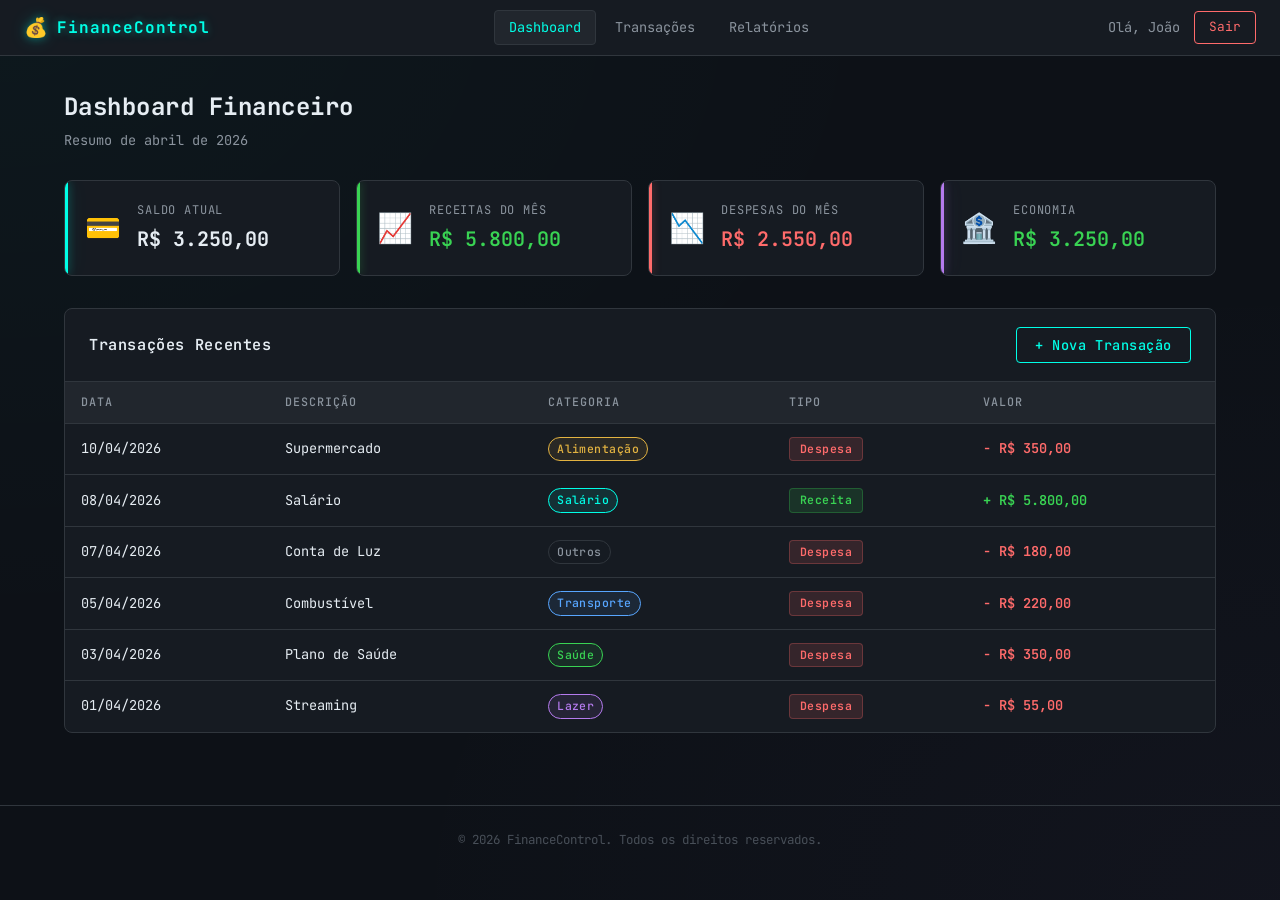
<file: index.html>
<!DOCTYPE html>
<html lang="pt-BR">
<head>
  <meta charset="UTF-8" />
  <meta name="viewport" content="width=device-width, initial-scale=1.0" />
  <title>FinanceControl – Dashboard</title>
  <link rel="stylesheet" href="style.css" />
</head>
<body class="dashboard-page">

  <!-- Barra de navegação -->
  <nav class="navbar">
    <div class="navbar-brand">
      <span class="brand-icon">💰</span>
      <span class="brand-name">FinanceControl</span>
    </div>
    <div class="navbar-menu">
      <a href="index.html" class="nav-link active">Dashboard</a>
      <a href="#transacoes" class="nav-link">Transações</a>
      <a href="#relatorios" class="nav-link">Relatórios</a>
    </div>
    <div class="navbar-user">
      <span class="user-name">Olá, João</span>
      <a href="login.html" class="btn-logout">Sair</a>
    </div>
  </nav>

  <main class="dashboard-main">

    <!-- Cabeçalho -->
    <header class="dashboard-header">
      <h1>Dashboard Financeiro</h1>
      <p class="subtitle">Resumo de abril de 2026</p>
    </header>

    <!-- Cards de resumo -->
    <section class="summary-cards">
      <div class="card card-saldo">
        <div class="card-icon">💳</div>
        <div class="card-info">
          <span class="card-label">Saldo Atual</span>
          <span class="card-value">R$ 3.250,00</span>
        </div>
      </div>
      <div class="card card-receita">
        <div class="card-icon">📈</div>
        <div class="card-info">
          <span class="card-label">Receitas do Mês</span>
          <span class="card-value positive">R$ 5.800,00</span>
        </div>
      </div>
      <div class="card card-despesa">
        <div class="card-icon">📉</div>
        <div class="card-info">
          <span class="card-label">Despesas do Mês</span>
          <span class="card-value negative">R$ 2.550,00</span>
        </div>
      </div>
      <div class="card card-economia">
        <div class="card-icon">🏦</div>
        <div class="card-info">
          <span class="card-label">Economia</span>
          <span class="card-value positive">R$ 3.250,00</span>
        </div>
      </div>
    </section>

    <!-- Lançar transação + Lista de transações -->
    <section class="transactions-section" id="transacoes">
      <div class="transactions-header">
        <h2>Transações Recentes</h2>
        <button class="btn-primary" id="btnNovaTransacao">+ Nova Transação</button>
      </div>

      <!-- Formulário de nova transação (oculto por padrão) -->
      <div class="transaction-form" id="formTransacao" style="display:none;">
        <h3>Nova Transação</h3>
        <div class="form-row">
          <div class="form-group">
            <label for="descricao">Descrição</label>
            <input type="text" id="descricao" placeholder="Ex.: Supermercado" />
          </div>
          <div class="form-group">
            <label for="valor">Valor (R$)</label>
            <input type="number" id="valor" placeholder="0,00" min="0" step="0.01" />
          </div>
          <div class="form-group">
            <label for="tipo">Tipo</label>
            <select id="tipo">
              <option value="despesa">Despesa</option>
              <option value="receita">Receita</option>
            </select>
          </div>
          <div class="form-group">
            <label for="categoria">Categoria</label>
            <select id="categoria">
              <option value="alimentacao">Alimentação</option>
              <option value="transporte">Transporte</option>
              <option value="saude">Saúde</option>
              <option value="lazer">Lazer</option>
              <option value="salario">Salário</option>
              <option value="outros">Outros</option>
            </select>
          </div>
          <div class="form-group">
            <label for="data">Data</label>
            <input type="date" id="data" />
          </div>
        </div>
        <div class="form-actions">
          <button class="btn-primary" id="btnSalvar">Salvar</button>
          <button class="btn-secondary" id="btnCancelar">Cancelar</button>
        </div>
      </div>

      <!-- Tabela de transações -->
      <table class="transactions-table">
        <thead>
          <tr>
            <th>Data</th>
            <th>Descrição</th>
            <th>Categoria</th>
            <th>Tipo</th>
            <th>Valor</th>
          </tr>
        </thead>
        <tbody id="tabelaTransacoes">
          <tr>
            <td>10/04/2026</td>
            <td>Supermercado</td>
            <td><span class="badge badge-alimentacao">Alimentação</span></td>
            <td><span class="tipo-badge despesa">Despesa</span></td>
            <td class="negative">- R$ 350,00</td>
          </tr>
          <tr>
            <td>08/04/2026</td>
            <td>Salário</td>
            <td><span class="badge badge-salario">Salário</span></td>
            <td><span class="tipo-badge receita">Receita</span></td>
            <td class="positive">+ R$ 5.800,00</td>
          </tr>
          <tr>
            <td>07/04/2026</td>
            <td>Conta de Luz</td>
            <td><span class="badge badge-outros">Outros</span></td>
            <td><span class="tipo-badge despesa">Despesa</span></td>
            <td class="negative">- R$ 180,00</td>
          </tr>
          <tr>
            <td>05/04/2026</td>
            <td>Combustível</td>
            <td><span class="badge badge-transporte">Transporte</span></td>
            <td><span class="tipo-badge despesa">Despesa</span></td>
            <td class="negative">- R$ 220,00</td>
          </tr>
          <tr>
            <td>03/04/2026</td>
            <td>Plano de Saúde</td>
            <td><span class="badge badge-saude">Saúde</span></td>
            <td><span class="tipo-badge despesa">Despesa</span></td>
            <td class="negative">- R$ 350,00</td>
          </tr>
          <tr>
            <td>01/04/2026</td>
            <td>Streaming</td>
            <td><span class="badge badge-lazer">Lazer</span></td>
            <td><span class="tipo-badge despesa">Despesa</span></td>
            <td class="negative">- R$ 55,00</td>
          </tr>
        </tbody>
      </table>
    </section>

  </main>

  <footer class="footer">
    <p>&copy; 2026 FinanceControl. Todos os direitos reservados.</p>
  </footer>

  <script>
    // Toggle formulário de nova transação
    document.getElementById('btnNovaTransacao').addEventListener('click', function () {
      const form = document.getElementById('formTransacao');
      form.style.display = form.style.display === 'none' ? 'block' : 'none';
    });

    document.getElementById('btnCancelar').addEventListener('click', function () {
      document.getElementById('formTransacao').style.display = 'none';
    });

    // Definir data de hoje como padrão
    const today = new Date().toISOString().split('T')[0];
    document.getElementById('data').value = today;

    // Salvar transação na tabela (simulação front-end)
    document.getElementById('btnSalvar').addEventListener('click', function () {
      const descricao = document.getElementById('descricao').value.trim();
      const valor = parseFloat(document.getElementById('valor').value);
      const tipo = document.getElementById('tipo').value;
      const categoria = document.getElementById('categoria').value;
      const data = document.getElementById('data').value;

      if (!descricao || isNaN(valor) || valor <= 0 || !data) {
        alert('Preencha todos os campos corretamente.');
        return;
      }

      const [ano, mes, dia] = data.split('-');
      const dataFormatada = `${dia}/${mes}/${ano}`;
      const categoriaLabel = {
        alimentacao: 'Alimentação', transporte: 'Transporte',
        saude: 'Saúde', lazer: 'Lazer', salario: 'Salário', outros: 'Outros'
      }[categoria];
      const sinal = tipo === 'receita' ? '+' : '-';
      const classe = tipo === 'receita' ? 'positive' : 'negative';

      const tbody = document.getElementById('tabelaTransacoes');
      const tr = document.createElement('tr');
      tr.innerHTML = `
        <td>${dataFormatada}</td>
        <td>${descricao}</td>
        <td><span class="badge badge-${categoria}">${categoriaLabel}</span></td>
        <td><span class="tipo-badge ${tipo}">${tipo.charAt(0).toUpperCase() + tipo.slice(1)}</span></td>
        <td class="${classe}">${sinal} R$ ${valor.toFixed(2).replace('.', ',')}</td>
      `;
      tbody.insertAdjacentElement('afterbegin', tr);

      document.getElementById('formTransacao').style.display = 'none';
      document.getElementById('descricao').value = '';
      document.getElementById('valor').value = '';
    });
  </script>
</body>
</html>
</file>
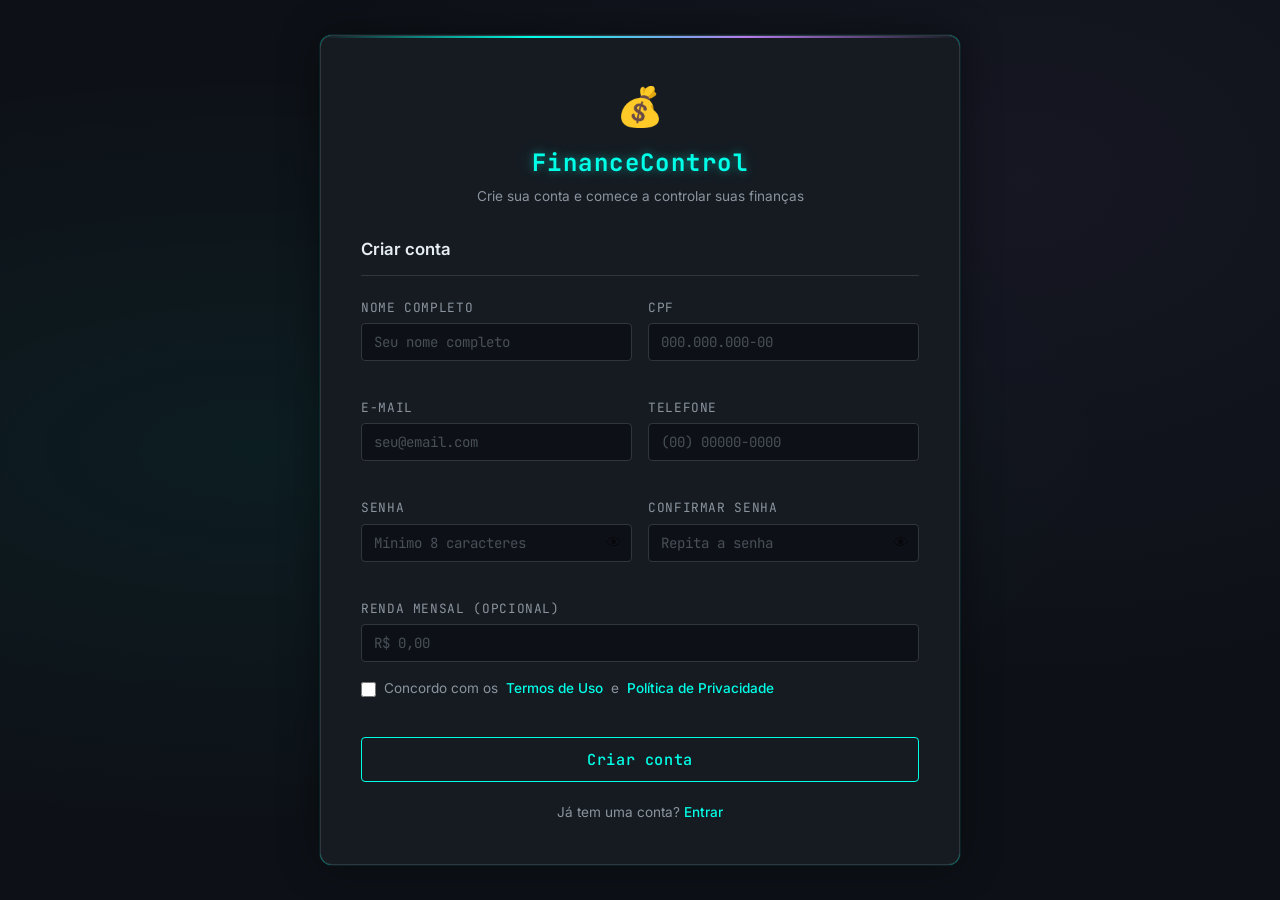
<file: cadastro.html>
<!DOCTYPE html>
<html lang="pt-BR">
<head>
  <meta charset="UTF-8" />
  <meta name="viewport" content="width=device-width, initial-scale=1.0" />
  <title>FinanceControl – Cadastro</title>
  <link rel="stylesheet" href="style.css" />
</head>
<body class="auth-page">

  <div class="auth-container">
    <div class="auth-card auth-card-wide">

      <div class="auth-logo">
        <span class="brand-icon-lg">💰</span>
        <h1 class="brand-title">FinanceControl</h1>
        <p class="brand-subtitle">Crie sua conta e comece a controlar suas finanças</p>
      </div>

      <form class="auth-form" id="formCadastro" novalidate>
        <h2>Criar conta</h2>

        <div class="form-row">
          <div class="form-group">
            <label for="nome">Nome completo</label>
            <input type="text" id="nome" name="nome"
                   placeholder="Seu nome completo" autocomplete="name" required />
            <span class="field-error" id="nomeError"></span>
          </div>

          <div class="form-group">
            <label for="cpf">CPF</label>
            <input type="text" id="cpf" name="cpf"
                   placeholder="000.000.000-00" maxlength="14" required />
            <span class="field-error" id="cpfError"></span>
          </div>
        </div>

        <div class="form-row">
          <div class="form-group">
            <label for="emailCad">E-mail</label>
            <input type="email" id="emailCad" name="email"
                   placeholder="seu@email.com" autocomplete="email" required />
            <span class="field-error" id="emailCadError"></span>
          </div>

          <div class="form-group">
            <label for="telefone">Telefone</label>
            <input type="tel" id="telefone" name="telefone"
                   placeholder="(00) 00000-0000" maxlength="15" />
          </div>
        </div>

        <div class="form-row">
          <div class="form-group">
            <label for="senhaCad">Senha</label>
            <div class="input-password">
              <input type="password" id="senhaCad" name="senha"
                     placeholder="Mínimo 8 caracteres" autocomplete="new-password" required />
              <button type="button" class="toggle-password" data-target="senhaCad" aria-label="Mostrar senha">👁</button>
            </div>
            <span class="field-error" id="senhaCadError"></span>
          </div>

          <div class="form-group">
            <label for="confirmarSenha">Confirmar senha</label>
            <div class="input-password">
              <input type="password" id="confirmarSenha" name="confirmarSenha"
                     placeholder="Repita a senha" autocomplete="new-password" required />
              <button type="button" class="toggle-password" data-target="confirmarSenha" aria-label="Mostrar senha">👁</button>
            </div>
            <span class="field-error" id="confirmarSenhaError"></span>
          </div>
        </div>

        <div class="form-group">
          <label for="rendaMensal">Renda mensal (opcional)</label>
          <input type="number" id="rendaMensal" name="rendaMensal"
                 placeholder="R$ 0,00" min="0" step="0.01" />
        </div>

        <div class="form-group">
          <label class="checkbox-label">
            <input type="checkbox" id="termos" required />
            Concordo com os <a href="#" class="link-primary">Termos de Uso</a> e
            <a href="#" class="link-primary">Política de Privacidade</a>
          </label>
          <span class="field-error" id="termosError"></span>
        </div>

        <button type="submit" class="btn-primary btn-full">Criar conta</button>

        <p class="auth-switch">
          Já tem uma conta? <a href="login.html" class="link-primary">Entrar</a>
        </p>
      </form>
    </div>
  </div>

  <script>
    // Toggle senhas visíveis
    document.querySelectorAll('.toggle-password').forEach(function (btn) {
      btn.addEventListener('click', function () {
        const targetId = this.dataset.target;
        const input = document.getElementById(targetId);
        input.type = input.type === 'password' ? 'text' : 'password';
      });
    });

    // Máscara CPF
    document.getElementById('cpf').addEventListener('input', function () {
      let v = this.value.replace(/\D/g, '').slice(0, 11);
      v = v.replace(/(\d{3})(\d)/, '$1.$2');
      v = v.replace(/(\d{3})(\d)/, '$1.$2');
      v = v.replace(/(\d{3})(\d{1,2})$/, '$1-$2');
      this.value = v;
    });

    // Máscara telefone
    document.getElementById('telefone').addEventListener('input', function () {
      let v = this.value.replace(/\D/g, '').slice(0, 11);
      v = v.replace(/(\d{2})(\d)/, '($1) $2');
      v = v.replace(/(\d{5})(\d)/, '$1-$2');
      this.value = v;
    });

    // Validação e envio
    document.getElementById('formCadastro').addEventListener('submit', function (e) {
      e.preventDefault();
      let valid = true;

      const limpar = (id) => { document.getElementById(id).textContent = ''; };
      const erro = (id, msg) => { document.getElementById(id).textContent = msg; valid = false; };

      ['nomeError','emailCadError','cpfError','senhaCadError','confirmarSenhaError','termosError']
        .forEach(limpar);

      const nome = document.getElementById('nome').value.trim();
      const email = document.getElementById('emailCad').value.trim();
      const cpf = document.getElementById('cpf').value.replace(/\D/g,'');
      const senha = document.getElementById('senhaCad').value;
      const confirmar = document.getElementById('confirmarSenha').value;
      const termos = document.getElementById('termos').checked;

      if (nome.length < 3) erro('nomeError', 'Informe seu nome completo.');
      if (!/^[^\s@]+@[^\s@]+\.[^\s@]+$/.test(email)) erro('emailCadError', 'Informe um e-mail válido.');
      if (cpf.length !== 11) erro('cpfError', 'CPF inválido. Informe 11 dígitos.');
      if (senha.length < 8) erro('senhaCadError', 'A senha deve ter pelo menos 8 caracteres.');
      if (senha !== confirmar) erro('confirmarSenhaError', 'As senhas não coincidem.');
      if (!termos) erro('termosError', 'Você deve aceitar os termos para continuar.');

      if (valid) {
        alert('Conta criada com sucesso! Redirecionando para o login...');
        window.location.href = 'login.html';
      }
    });
  </script>
</body>
</html>
</file>
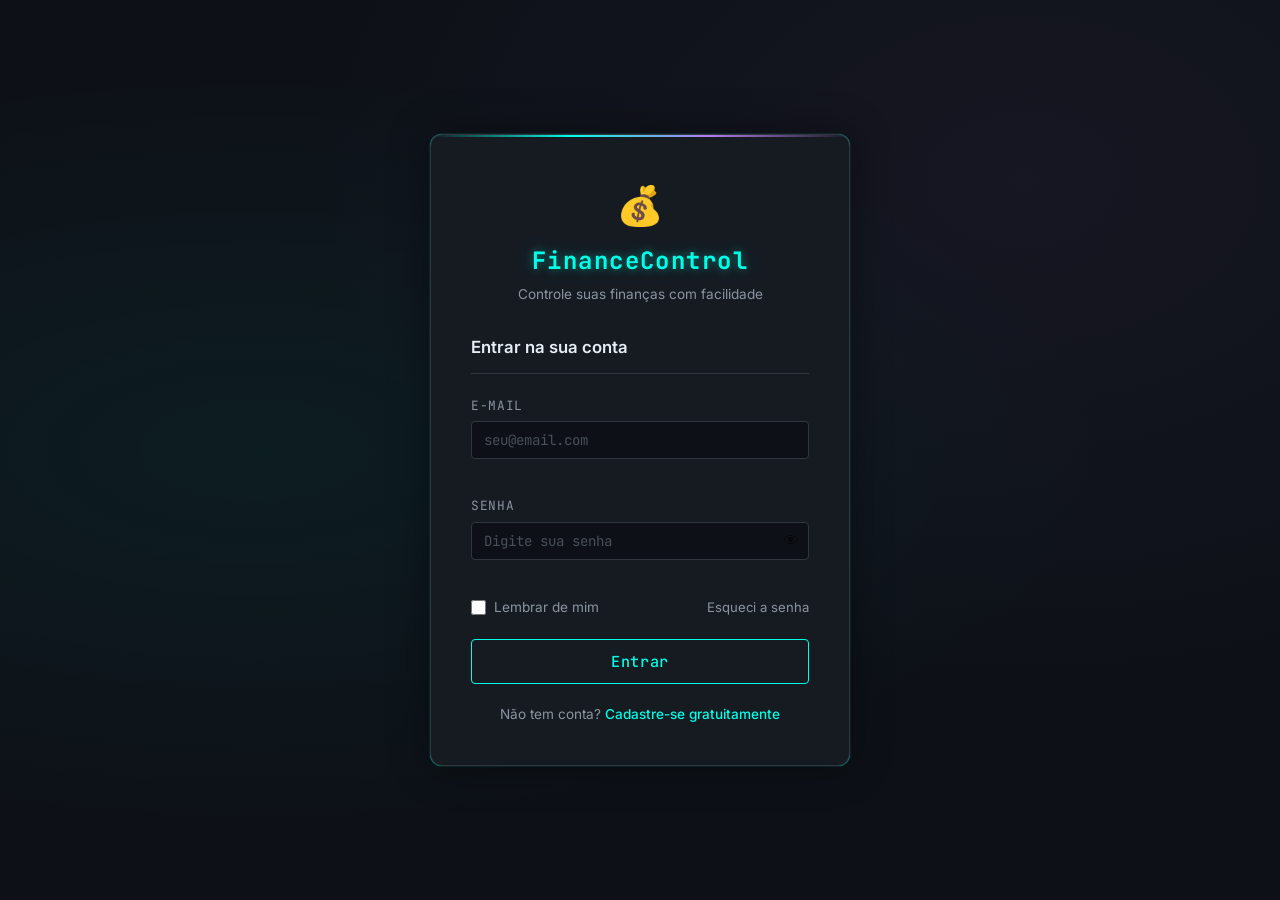
<file: login.html>
<!DOCTYPE html>
<html lang="pt-BR">
<head>
  <meta charset="UTF-8" />
  <meta name="viewport" content="width=device-width, initial-scale=1.0" />
  <title>FinanceControl – Login</title>
  <link rel="stylesheet" href="style.css" />
</head>
<body class="auth-page">

  <div class="auth-container">
    <div class="auth-card">

      <div class="auth-logo">
        <span class="brand-icon-lg">💰</span>
        <h1 class="brand-title">FinanceControl</h1>
        <p class="brand-subtitle">Controle suas finanças com facilidade</p>
      </div>

      <form class="auth-form" id="formLogin" novalidate>
        <h2>Entrar na sua conta</h2>

        <div class="form-group">
          <label for="email">E-mail</label>
          <input type="email" id="email" name="email"
                 placeholder="seu@email.com" autocomplete="email" required />
          <span class="field-error" id="emailError"></span>
        </div>

        <div class="form-group">
          <label for="senha">Senha</label>
          <div class="input-password">
            <input type="password" id="senha" name="senha"
                   placeholder="Digite sua senha" autocomplete="current-password" required />
            <button type="button" class="toggle-password" aria-label="Mostrar senha">👁</button>
          </div>
          <span class="field-error" id="senhaError"></span>
        </div>

        <div class="form-options">
          <label class="checkbox-label">
            <input type="checkbox" id="lembrar" />
            Lembrar de mim
          </label>
          <a href="#" class="link-forgot">Esqueci a senha</a>
        </div>

        <button type="submit" class="btn-primary btn-full">Entrar</button>

        <p class="auth-switch">
          Não tem conta? <a href="cadastro.html" class="link-primary">Cadastre-se gratuitamente</a>
        </p>
      </form>
    </div>
  </div>

  <script>
    // Toggle senha visível
    document.querySelector('.toggle-password').addEventListener('click', function () {
      const input = document.getElementById('senha');
      input.type = input.type === 'password' ? 'text' : 'password';
    });

    // Validação simples e redirecionamento
    document.getElementById('formLogin').addEventListener('submit', function (e) {
      e.preventDefault();
      let valid = true;

      const email = document.getElementById('email').value.trim();
      const senha = document.getElementById('senha').value;
      const emailError = document.getElementById('emailError');
      const senhaError = document.getElementById('senhaError');

      emailError.textContent = '';
      senhaError.textContent = '';

      if (!email || !/^[^\s@]+@[^\s@]+\.[^\s@]+$/.test(email)) {
        emailError.textContent = 'Informe um e-mail válido.';
        valid = false;
      }
      if (senha.length < 6) {
        senhaError.textContent = 'A senha deve ter pelo menos 6 caracteres.';
        valid = false;
      }

      if (valid) {
        window.location.href = 'index.html';
      }
    });
  </script>
</body>
</html>
</file>
<file: style.css>
/* ============================================================
   FinanceControl — Cyberpunk Dark Theme
   ============================================================ */

@import url('https://fonts.googleapis.com/css2?family=JetBrains+Mono:wght@400;500;700&family=Inter:wght@400;500;600;700&display=swap');

/* ── Reset & Base ── */
*, *::before, *::after { box-sizing: border-box; margin: 0; padding: 0; }

:root {
  --bg-canvas:    #0d1117;
  --bg-surface:   #161b22;
  --bg-overlay:   #1c2128;
  --bg-muted:     #21262d;

  --border:       #30363d;
  --border-glow:  #00ffe7;

  --text-primary:   #e6edf3;
  --text-secondary: #8b949e;
  --text-muted:     #484f58;

  --cyan:    #00ffe7;
  --purple:  #b57bee;
  --pink:    #ff6ac1;
  --green:   #39d353;
  --red:     #ff6b6b;
  --yellow:  #e3b341;

  --glow-cyan:   0 0 8px #00ffe766, 0 0 20px #00ffe733;
  --glow-purple: 0 0 8px #b57bee66, 0 0 20px #b57bee33;
  --glow-pink:   0 0 8px #ff6ac166, 0 0 20px #ff6ac133;

  --radius-sm: 4px;
  --radius-md: 8px;
  --radius-lg: 12px;

  --font-ui:   'Inter', system-ui, sans-serif;
  --font-mono: 'JetBrains Mono', 'Fira Code', monospace;

  --transition: 0.18s ease;
}

html { font-size: 16px; scroll-behavior: smooth; }

body {
  font-family: var(--font-ui);
  background-color: var(--bg-canvas);
  color: var(--text-primary);
  min-height: 100vh;
  line-height: 1.6;
}

a { color: var(--cyan); text-decoration: none; transition: color var(--transition); }
a:hover { color: var(--purple); text-shadow: var(--glow-purple); }

/* ── Scrollbar ── */
::-webkit-scrollbar { width: 6px; height: 6px; }
::-webkit-scrollbar-track { background: var(--bg-canvas); }
::-webkit-scrollbar-thumb { background: var(--border); border-radius: 3px; }
::-webkit-scrollbar-thumb:hover { background: var(--cyan); }

/* ── Botões ── */
.btn-primary {
  display: inline-flex;
  align-items: center;
  gap: 6px;
  padding: 8px 18px;
  background: transparent;
  color: var(--cyan);
  border: 1px solid var(--cyan);
  border-radius: var(--radius-sm);
  font-family: var(--font-mono);
  font-size: 0.85rem;
  font-weight: 500;
  cursor: pointer;
  transition: all var(--transition);
  letter-spacing: 0.04em;
}
.btn-primary:hover {
  background: var(--cyan);
  color: var(--bg-canvas);
  box-shadow: var(--glow-cyan);
}

.btn-secondary {
  display: inline-flex;
  align-items: center;
  padding: 8px 18px;
  background: transparent;
  color: var(--text-secondary);
  border: 1px solid var(--border);
  border-radius: var(--radius-sm);
  font-family: var(--font-mono);
  font-size: 0.85rem;
  cursor: pointer;
  transition: all var(--transition);
}
.btn-secondary:hover {
  border-color: var(--purple);
  color: var(--purple);
  box-shadow: var(--glow-purple);
}

.btn-full { width: 100%; justify-content: center; padding: 11px; font-size: 0.95rem; }

.btn-logout {
  padding: 5px 14px;
  background: transparent;
  color: var(--red);
  border: 1px solid var(--red);
  border-radius: var(--radius-sm);
  font-family: var(--font-mono);
  font-size: 0.8rem;
  cursor: pointer;
  transition: all var(--transition);
}
.btn-logout:hover {
  background: var(--red);
  color: var(--bg-canvas);
  box-shadow: 0 0 10px #ff6b6b55;
}

/* ── Formulários ── */
.form-group { display: flex; flex-direction: column; gap: 5px; }

label {
  font-size: 0.8rem;
  font-family: var(--font-mono);
  color: var(--text-secondary);
  letter-spacing: 0.05em;
  text-transform: uppercase;
}

input[type="text"],
input[type="email"],
input[type="password"],
input[type="number"],
input[type="date"],
input[type="tel"],
select {
  width: 100%;
  padding: 9px 12px;
  background: var(--bg-canvas);
  color: var(--text-primary);
  border: 1px solid var(--border);
  border-radius: var(--radius-sm);
  font-family: var(--font-mono);
  font-size: 0.88rem;
  transition: border-color var(--transition), box-shadow var(--transition);
  outline: none;
  -webkit-appearance: none;
  appearance: none;
}

input:focus,
select:focus {
  border-color: var(--cyan);
  box-shadow: 0 0 0 3px #00ffe720;
}

input::placeholder { color: var(--text-muted); }

select {
  background-image: url("data:image/svg+xml,%3Csvg xmlns='http://www.w3.org/2000/svg' width='12' height='8' viewBox='0 0 12 8'%3E%3Cpath fill='%238b949e' d='M6 8L0 0h12z'/%3E%3C/svg%3E");
  background-repeat: no-repeat;
  background-position: right 12px center;
  padding-right: 32px;
  cursor: pointer;
}

select option { background: var(--bg-surface); }

.field-error {
  font-size: 0.78rem;
  color: var(--red);
  font-family: var(--font-mono);
  min-height: 16px;
}

.input-password { position: relative; }
.input-password input { padding-right: 42px; }
.toggle-password {
  position: absolute;
  right: 10px;
  top: 50%;
  transform: translateY(-50%);
  background: none;
  border: none;
  cursor: pointer;
  font-size: 1rem;
  opacity: 0.5;
  transition: opacity var(--transition);
}
.toggle-password:hover { opacity: 1; }

.checkbox-label {
  display: flex;
  align-items: center;
  gap: 8px;
  font-size: 0.85rem;
  color: var(--text-secondary);
  text-transform: none;
  letter-spacing: normal;
  cursor: pointer;
  font-family: var(--font-ui);
}

.checkbox-label input[type="checkbox"] {
  width: 15px;
  height: 15px;
  accent-color: var(--cyan);
  cursor: pointer;
}

/* ============================================================
   AUTH PAGES (login.html + cadastro.html)
   ============================================================ */
.auth-page {
  display: flex;
  align-items: center;
  justify-content: center;
  min-height: 100vh;
  background:
    radial-gradient(ellipse at 20% 50%, #00ffe70d 0%, transparent 60%),
    radial-gradient(ellipse at 80% 20%, #b57bee0d 0%, transparent 50%),
    var(--bg-canvas);
}

.auth-container {
  width: 100%;
  max-width: 460px;
  padding: 20px;
}

.auth-card-wide { max-width: 640px; }
.auth-container:has(.auth-card-wide) { max-width: 680px; }

.auth-card {
  background: var(--bg-surface);
  border: 1px solid var(--border);
  border-radius: var(--radius-lg);
  padding: 40px;
  box-shadow: 0 0 40px #00000066, 0 0 1px var(--border-glow);
  position: relative;
  overflow: hidden;
}

.auth-card::before {
  content: '';
  position: absolute;
  top: 0; left: 0; right: 0;
  height: 2px;
  background: linear-gradient(90deg, transparent, var(--cyan), var(--purple), transparent);
}

.auth-logo {
  text-align: center;
  margin-bottom: 28px;
}

.brand-icon-lg { font-size: 2.4rem; display: block; margin-bottom: 6px; }

.brand-title {
  font-family: var(--font-mono);
  font-size: 1.5rem;
  font-weight: 700;
  color: var(--cyan);
  text-shadow: var(--glow-cyan);
  letter-spacing: 0.06em;
}

.brand-subtitle {
  font-size: 0.85rem;
  color: var(--text-secondary);
  margin-top: 4px;
}

.auth-form h2 {
  font-size: 1.05rem;
  font-weight: 600;
  color: var(--text-primary);
  margin-bottom: 22px;
  padding-bottom: 12px;
  border-bottom: 1px solid var(--border);
}

.auth-form .form-group { margin-bottom: 16px; }

.form-row {
  display: grid;
  grid-template-columns: 1fr 1fr;
  gap: 16px;
}

.form-options {
  display: flex;
  justify-content: space-between;
  align-items: center;
  margin-bottom: 20px;
  font-size: 0.85rem;
}

.link-forgot { color: var(--text-secondary); font-size: 0.82rem; }
.link-forgot:hover { color: var(--pink); }

.link-primary { color: var(--cyan); font-weight: 500; }
.link-primary:hover { color: var(--purple); }

.auth-switch {
  text-align: center;
  margin-top: 20px;
  font-size: 0.85rem;
  color: var(--text-secondary);
}

/* ============================================================
   NAVBAR
   ============================================================ */
.navbar {
  display: flex;
  align-items: center;
  justify-content: space-between;
  padding: 0 24px;
  height: 56px;
  background: var(--bg-surface);
  border-bottom: 1px solid var(--border);
  position: sticky;
  top: 0;
  z-index: 100;
}

.navbar-brand {
  display: flex;
  align-items: center;
  gap: 8px;
  font-family: var(--font-mono);
  font-weight: 700;
  font-size: 1rem;
  color: var(--cyan);
  text-shadow: var(--glow-cyan);
  letter-spacing: 0.06em;
}

.brand-icon { font-size: 1.2rem; }

.navbar-menu { display: flex; gap: 4px; }

.nav-link {
  padding: 6px 14px;
  font-size: 0.85rem;
  color: var(--text-secondary);
  border-radius: var(--radius-sm);
  font-family: var(--font-mono);
  transition: all var(--transition);
  border: 1px solid transparent;
}

.nav-link:hover {
  color: var(--cyan);
  background: var(--bg-muted);
  text-shadow: var(--glow-cyan);
}

.nav-link.active {
  color: var(--cyan);
  background: var(--bg-muted);
  border-color: var(--border);
}

.navbar-user {
  display: flex;
  align-items: center;
  gap: 14px;
}

.user-name {
  font-size: 0.85rem;
  color: var(--text-secondary);
  font-family: var(--font-mono);
}

/* ============================================================
   DASHBOARD
   ============================================================ */
.dashboard-page {
  background:
    radial-gradient(ellipse at 0% 0%, #00ffe708 0%, transparent 50%),
    radial-gradient(ellipse at 100% 100%, #b57bee08 0%, transparent 50%),
    var(--bg-canvas);
}

.dashboard-main {
  max-width: 1200px;
  margin: 0 auto;
  padding: 32px 24px;
}

.dashboard-header { margin-bottom: 28px; }

.dashboard-header h1 {
  font-family: var(--font-mono);
  font-size: 1.5rem;
  font-weight: 700;
  color: var(--text-primary);
  letter-spacing: 0.02em;
}

.subtitle {
  font-size: 0.85rem;
  color: var(--text-secondary);
  margin-top: 4px;
  font-family: var(--font-mono);
}

/* ── Summary Cards ── */
.summary-cards {
  display: grid;
  grid-template-columns: repeat(auto-fit, minmax(220px, 1fr));
  gap: 16px;
  margin-bottom: 32px;
}

.card {
  background: var(--bg-surface);
  border: 1px solid var(--border);
  border-radius: var(--radius-md);
  padding: 20px;
  display: flex;
  align-items: center;
  gap: 16px;
  transition: border-color var(--transition), box-shadow var(--transition);
  position: relative;
  overflow: hidden;
}

.card::after {
  content: '';
  position: absolute;
  top: 0; left: 0;
  width: 3px;
  height: 100%;
  border-radius: var(--radius-sm) 0 0 var(--radius-sm);
}

.card-saldo::after   { background: var(--cyan);   box-shadow: var(--glow-cyan); }
.card-receita::after { background: var(--green);  box-shadow: 0 0 8px #39d35366; }
.card-despesa::after { background: var(--red);    box-shadow: 0 0 8px #ff6b6b66; }
.card-economia::after{ background: var(--purple); box-shadow: var(--glow-purple); }

.card:hover { border-color: var(--border-glow); box-shadow: 0 0 20px #00ffe71a; }

.card-icon { font-size: 1.8rem; flex-shrink: 0; }

.card-info { display: flex; flex-direction: column; gap: 3px; }

.card-label {
  font-size: 0.75rem;
  text-transform: uppercase;
  letter-spacing: 0.07em;
  color: var(--text-secondary);
  font-family: var(--font-mono);
}

.card-value {
  font-family: var(--font-mono);
  font-size: 1.25rem;
  font-weight: 700;
  color: var(--text-primary);
}

/* ── Transactions Section ── */
.transactions-section {
  background: var(--bg-surface);
  border: 1px solid var(--border);
  border-radius: var(--radius-md);
  overflow: hidden;
}

.transactions-header {
  display: flex;
  align-items: center;
  justify-content: space-between;
  padding: 18px 24px;
  border-bottom: 1px solid var(--border);
}

.transactions-header h2 {
  font-family: var(--font-mono);
  font-size: 0.95rem;
  font-weight: 600;
  color: var(--text-primary);
  letter-spacing: 0.04em;
}

/* ── Transaction Form ── */
.transaction-form {
  padding: 24px;
  border-bottom: 1px solid var(--border);
  background: var(--bg-overlay);
  animation: slideDown 0.2s ease;
}

@keyframes slideDown {
  from { opacity: 0; transform: translateY(-8px); }
  to   { opacity: 1; transform: translateY(0); }
}

.transaction-form h3 {
  font-family: var(--font-mono);
  font-size: 0.85rem;
  color: var(--cyan);
  text-transform: uppercase;
  letter-spacing: 0.08em;
  margin-bottom: 16px;
}

.transaction-form .form-row {
  grid-template-columns: 2fr 1fr 1fr 1fr 1fr;
  margin-bottom: 16px;
}

.form-actions {
  display: flex;
  gap: 10px;
  justify-content: flex-end;
}

/* ── Table ── */
.transactions-table {
  width: 100%;
  border-collapse: collapse;
  font-size: 0.875rem;
}

.transactions-table thead tr {
  border-bottom: 1px solid var(--border);
}

.transactions-table th {
  padding: 11px 16px;
  text-align: left;
  font-family: var(--font-mono);
  font-size: 0.73rem;
  text-transform: uppercase;
  letter-spacing: 0.08em;
  color: var(--text-secondary);
  font-weight: 500;
  background: var(--bg-muted);
}

.transactions-table td {
  padding: 13px 16px;
  border-bottom: 1px solid var(--border);
  font-family: var(--font-mono);
  font-size: 0.85rem;
  color: var(--text-primary);
  transition: background var(--transition);
}

.transactions-table tbody tr:hover td { background: var(--bg-muted); }
.transactions-table tbody tr:last-child td { border-bottom: none; }

/* ── Badges ── */
.badge {
  display: inline-block;
  padding: 2px 8px;
  border-radius: 20px;
  font-size: 0.72rem;
  font-family: var(--font-mono);
  font-weight: 500;
  letter-spacing: 0.04em;
  border: 1px solid;
}

.badge-alimentacao { color: var(--yellow);  border-color: var(--yellow);  background: #e3b34118; }
.badge-transporte  { color: #58a6ff;        border-color: #58a6ff;        background: #58a6ff18; }
.badge-saude       { color: var(--green);   border-color: var(--green);   background: #39d35318; }
.badge-lazer       { color: var(--purple);  border-color: var(--purple);  background: #b57bee18; }
.badge-salario     { color: var(--cyan);    border-color: var(--cyan);    background: #00ffe718; }
.badge-outros      { color: var(--text-secondary); border-color: var(--border); background: transparent; }

.tipo-badge {
  display: inline-block;
  padding: 2px 10px;
  border-radius: var(--radius-sm);
  font-size: 0.72rem;
  font-family: var(--font-mono);
  font-weight: 600;
  letter-spacing: 0.04em;
}

.tipo-badge.receita { background: #39d35322; color: var(--green);  border: 1px solid #39d35344; }
.tipo-badge.despesa { background: #ff6b6b22; color: var(--red);    border: 1px solid #ff6b6b44; }

/* ── Valores ── */
.positive { color: var(--green) !important; font-weight: 600; }
.negative { color: var(--red) !important;   font-weight: 600; }

/* ── Footer ── */
.footer {
  text-align: center;
  padding: 24px;
  margin-top: 40px;
  border-top: 1px solid var(--border);
  font-size: 0.78rem;
  color: var(--text-muted);
  font-family: var(--font-mono);
}

/* ============================================================
   RESPONSIVO
   ============================================================ */
@media (max-width: 768px) {
  .summary-cards { grid-template-columns: 1fr 1fr; }

  .transaction-form .form-row,
  .form-row { grid-template-columns: 1fr; }

  .navbar-menu { display: none; }

  .navbar { padding: 0 16px; }

  .dashboard-main { padding: 20px 16px; }

  .auth-card { padding: 28px 20px; }

  .transactions-table { font-size: 0.78rem; }
  .transactions-table th,
  .transactions-table td { padding: 10px 12px; }
}

@media (max-width: 480px) {
  .summary-cards { grid-template-columns: 1fr; }
  .form-options { flex-direction: column; align-items: flex-start; gap: 8px; }
}
</file>
